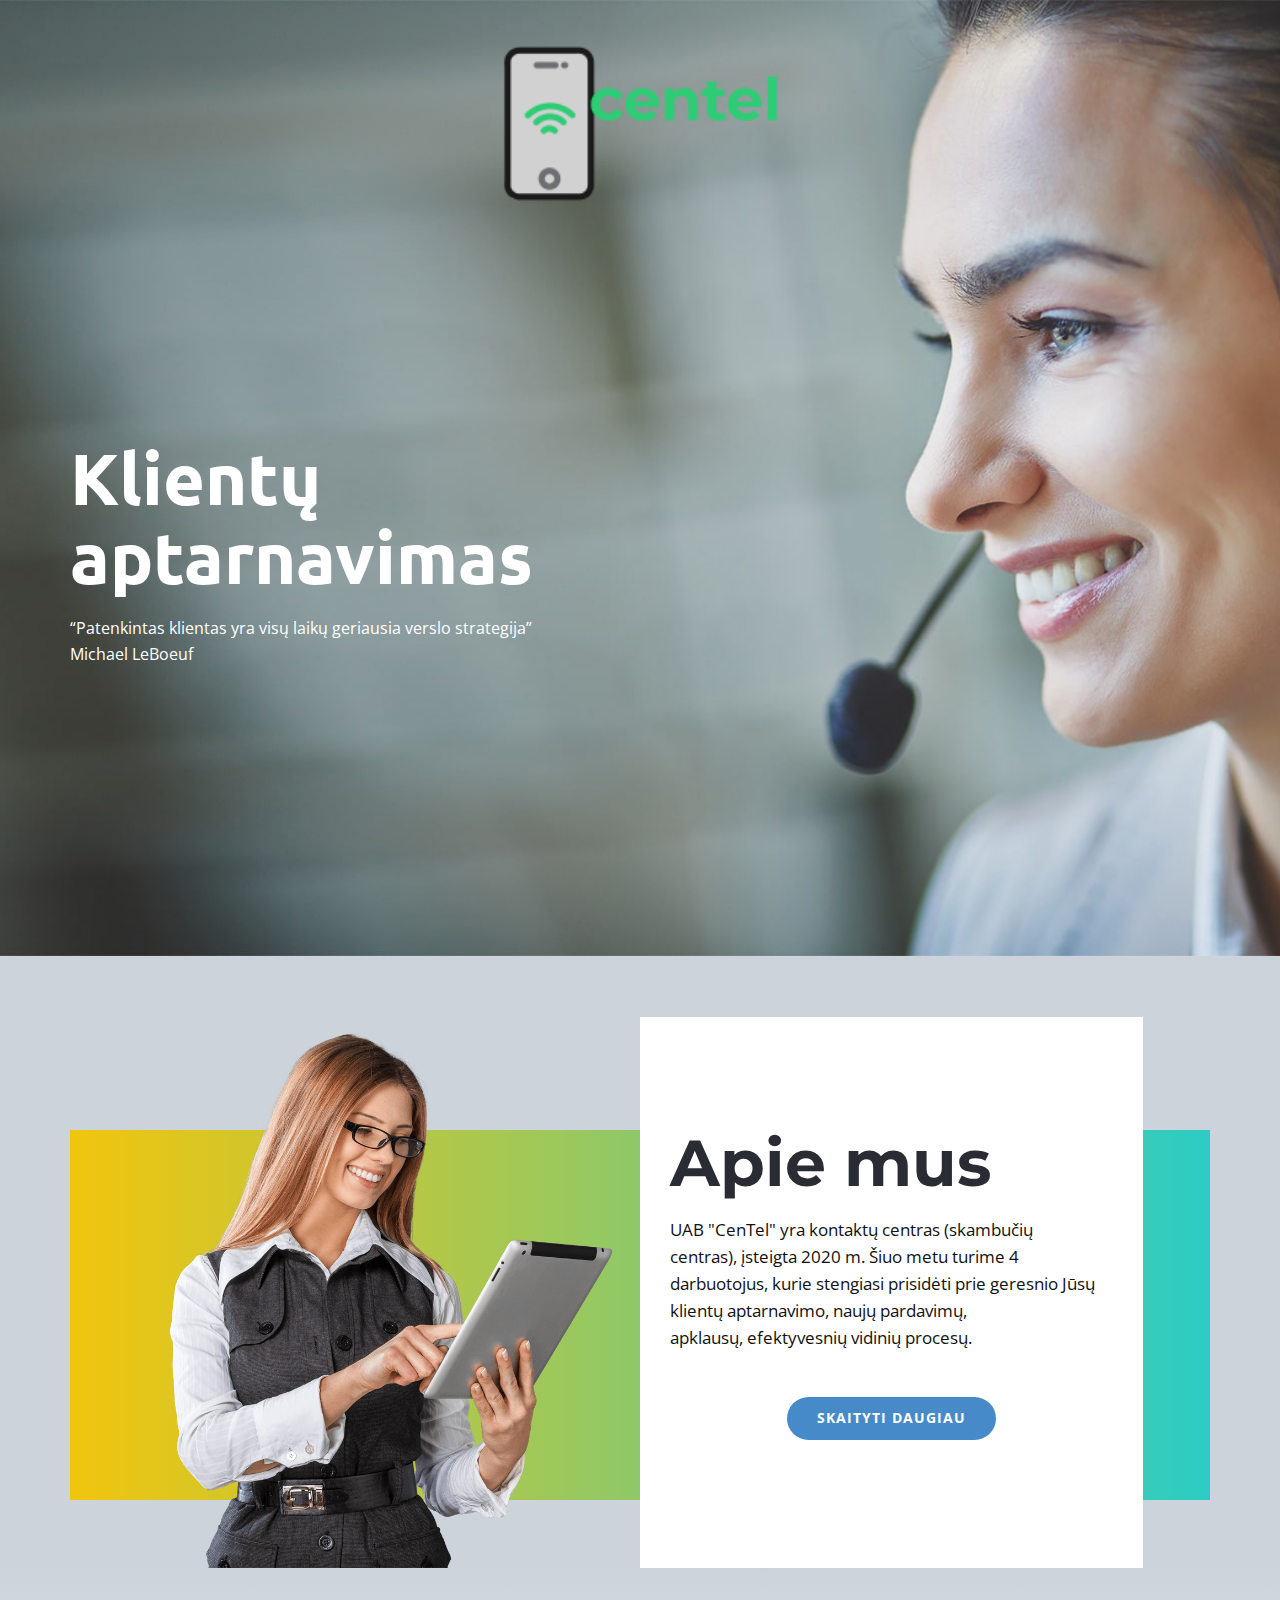
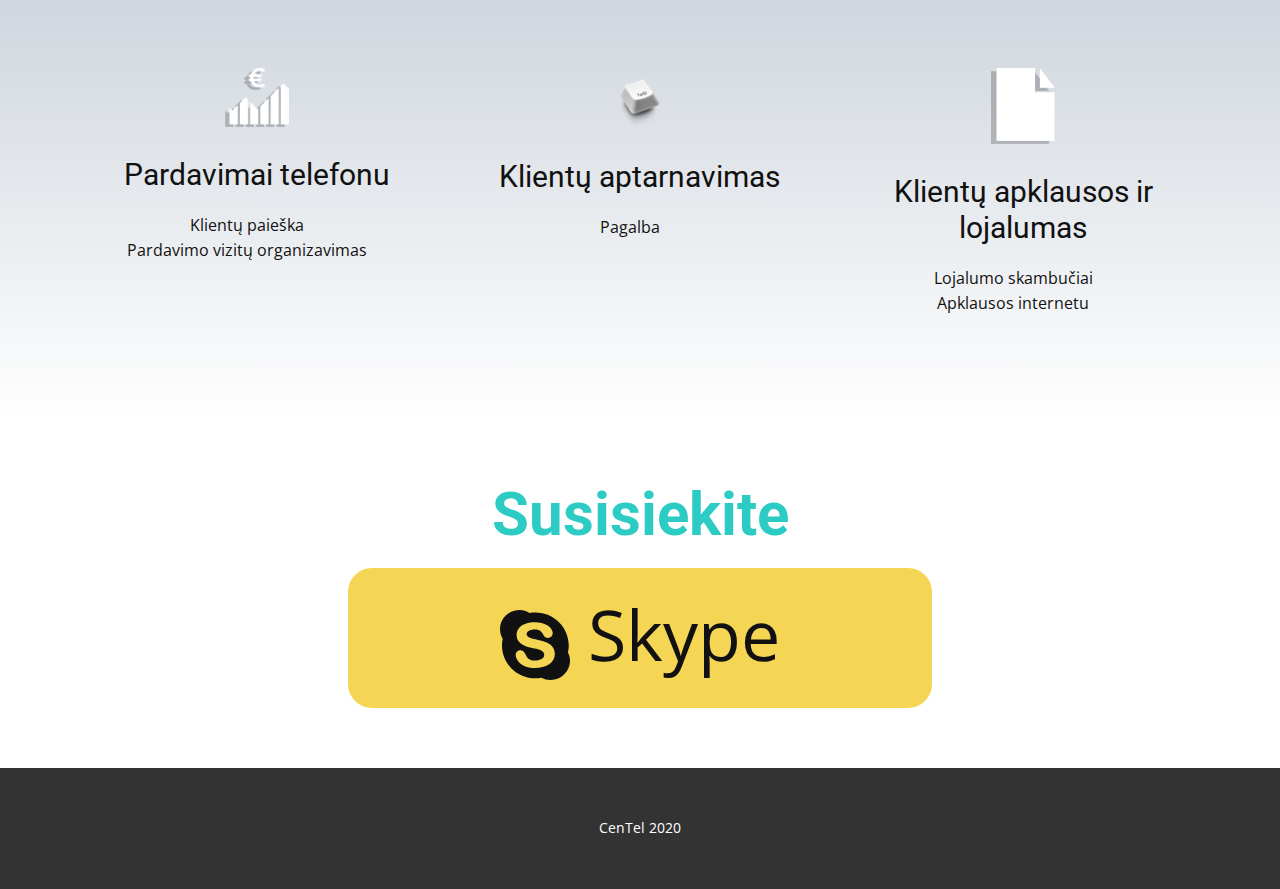
<file: web/index.html>
<!DOCTYPE html>
<html style="font-size: 16px;">
  <head>
    <meta name="viewport" content="width=device-width, initial-scale=1.0">
    <meta charset="utf-8">
    <meta name="keywords" content="Browse Free Online Courses">
    <meta name="description" content="">
    <meta name="page_type" content="np-template-header-footer-from-plugin">
    <title>CenTel</title>
    <link rel="stylesheet" href="nicepage.css" media="screen">
<link rel="stylesheet" href="Page-1.css" media="screen">
    <script class="u-script" type="text/javascript" src="jquery.js" defer=""></script>
    <script class="u-script" type="text/javascript" src="nicepage.js" defer=""></script>
    <meta name="generator" content="Nicepage 3.3.3, nicepage.com">
    <link id="u-theme-google-font" rel="stylesheet" href="https://fonts.googleapis.com/css?family=Roboto:100,100i,300,300i,400,400i,500,500i,700,700i,900,900i|Open+Sans:300,300i,400,400i,600,600i,700,700i,800,800i">
    <link id="u-page-google-font" rel="stylesheet" href="https://fonts.googleapis.com/css?family=Ubuntu:300,300i,400,400i,500,500i,700,700i|Montserrat:100,100i,200,200i,300,300i,400,400i,500,500i,600,600i,700,700i,800,800i,900,900i">
    
    
    
    
    
    <script type="application/ld+json">{
		"@context": "http://schema.org",
		"@type": "Organization",
		"name": "",
		"url": "index.html"
}</script>
    <meta property="og:title" content="Page 1">
    <meta property="og:type" content="website">
    <meta name="theme-color" content="#478ac9">
    <link rel="canonical" href="index.html">
    <meta property="og:url" content="index.html">
  </head>
  <body data-home-page="Page-1.html" data-home-page-title="Page 1" class="u-body">
    <section class="u-align-left u-clearfix u-image u-section-1" id="carousel_a5c1">
      <div class="u-clearfix u-sheet u-sheet-1">
        <img src="images/5cde63bc-95f9-4524-993e-e0c7d856abf8_200x200.png" alt="" class="u-image u-image-round u-preserve-proportions u-radius-10 u-image-1" data-image-width="200" data-image-height="200">
        <h1 class="u-custom-font u-font-ubuntu u-text u-text-body-alt-color u-text-1">Klientų aptarnavimas</h1>
        <p class="u-text u-text-body-alt-color u-text-2">“Patenkintas klientas yra visų laikų geriausia verslo strategija”<br>Michael LeBoeuf<br>
        </p>
      </div>
    </section>
    <section class="u-align-center u-clearfix u-palette-5-light-1 u-section-2" id="carousel_5322">
      <div class="u-clearfix u-sheet u-valign-bottom-lg u-valign-bottom-xl u-sheet-1">
        <div class="u-container-style u-expanded-width u-gradient u-group u-group-1">
          <div class="u-container-layout u-valign-middle u-container-layout-1"></div>
        </div>
        <div class="u-clearfix u-layout-wrap u-layout-wrap-1">
          <div class="u-gutter-0 u-layout">
            <div class="u-layout-row">
              <div class="u-align-center-xs u-container-style u-layout-cell u-left-cell u-size-30-xl u-size-32-lg u-size-32-md u-size-32-sm u-size-32-xs u-layout-cell-1">
                <div class="u-container-layout u-valign-bottom-lg u-valign-bottom-md u-valign-bottom-xl u-valign-top-sm u-container-layout-2">
                  <img class="u-expand-resize u-expanded-width-lg u-expanded-width-md u-expanded-width-sm u-expanded-width-xl u-image u-image-1" src="images/billionphotos-1896073-min.png">
                </div>
              </div>
              <div class="u-align-left u-container-style u-layout-cell u-right-cell u-size-28-lg u-size-28-md u-size-28-sm u-size-28-xs u-size-30-xl u-white u-layout-cell-2">
                <div class="u-container-layout u-container-layout-3">
                  <h1 class="u-custom-font u-font-montserrat u-text u-text-palette-5-dark-3 u-text-1">
                    <span style="font-weight: 700;">Apie mus</span>
                    <br>
                  </h1>
                  <p class="u-text u-text-2">UAB "CenTel" yra kontaktų centras (skambučių centras),&nbsp;įsteigta 2020 m. Šiuo metu turime 4 darbuotojus, kurie stengiasi prisidėti prie geresnio Jūsų klientų aptarnavimo, naujų&nbsp;pardavimų, apklausų,&nbsp;efektyvesnių vidinių procesų.</p>
                  <a href="Page-2.html" data-page-id="896501637" class="u-btn u-btn-round u-button-style u-hover-palette-1-light-1 u-palette-1-base u-radius-50 u-btn-1">Skaityti daugiau</a>
                </div>
              </div>
            </div>
          </div>
        </div>
      </div>
    </section>
    <section class="u-align-center u-clearfix u-gradient u-section-3" id="sec-4a4b">
      <div class="u-clearfix u-sheet u-valign-middle u-sheet-1">
        <div class="u-expanded-width u-list u-repeater u-list-1">
          <div class="u-align-center u-container-style u-list-item u-repeater-item">
            <div class="u-container-layout u-similar-container u-valign-top u-container-layout-1"><span class="u-file-icon u-icon u-icon-circle u-icon-1"><img src="images/animation_02_01_150.png" alt=""></span>
              <h3 class="u-text u-text-1">Pardavimai telefonu</h3>
              <p class="u-text u-text-2">Klientų paieška<br>Pardavimo vizitų organizavimas
              </p>
            </div>
          </div>
          <div class="u-align-center u-container-style u-list-item u-repeater-item">
            <div class="u-container-layout u-similar-container u-valign-top u-container-layout-2"><span class="u-file-icon u-icon u-icon-circle u-icon-2"><img src="images/34839875-0.png" alt=""></span>
              <h3 class="u-text u-text-3">Klientų aptarnavimas</h3>
              <p class="u-text u-text-4">Pagalba</p>
            </div>
          </div>
          <div class="u-align-center u-container-style u-list-item u-repeater-item">
            <div class="u-container-layout u-similar-container u-valign-top u-container-layout-3"><span class="u-file-icon u-icon u-icon-circle u-icon-3"><img src="images/animation_03_01_150.png" alt=""></span>
              <h3 class="u-text u-text-5">Klientų apklausos ir lojalumas</h3>
              <p class="u-text u-text-6">Lojalumo skambučiai<br>Apklausos internetu
              </p>
            </div>
          </div>
        </div>
      </div>
    </section>
    <section class="u-align-center u-clearfix u-section-4" id="sec-6879">
      <div class="u-align-center u-clearfix u-sheet u-sheet-1">
        <h2 class="u-text u-text-palette-4-dark-1 u-text-1">Susisiekite</h2>
        <a href="skype:Echo123" class="u-btn u-btn-round u-button-style u-palette-3-light-1 u-radius-24 u-btn-1" data-animation-name="bounceIn" data-animation-duration="1000" data-animation-delay="0" data-animation-direction=""><span class="u-icon"><svg xmlns="http://www.w3.org/2000/svg" xmlns:xlink="http://www.w3.org/1999/xlink" version="1.1" xml:space="preserve" class="u-svg-content" viewBox="0 0 24 24" style="color: currentcolor; width: 1em; height: 1em;"><path d="m23.309 14.547c1.738-7.81-5.104-14.905-13.139-13.543-4.362-2.707-10.17.352-10.17 5.542 0 1.207.333 2.337.912 3.311-1.615 7.828 5.283 14.821 13.311 13.366.936.495 2.004.777 3.139.777 4.949 0 8.118-5.133 5.947-9.453zm-11.213 5.332c-2.342 0-4.63-.565-5.984-2.499-2.018-2.854.643-4.282 1.949-3.194 1.09.919.748 3.142 3.949 3.142 1.411 0 3.153-.602 3.153-2.001 0-2.815-6.245-1.483-8.728-4.552-.912-1.124-1.084-3.107.036-4.545 1.952-2.512 7.68-2.665 10.143-.768 2.274 1.76 1.66 4.096-.175 4.096-2.207 0-1.047-2.888-4.61-2.888-2.583 0-3.599 1.837-1.78 2.731 2.421 1.202 8.75.827 8.75 5.603-.008 3.357-3.247 4.875-6.703 4.875z" fill="currentColor"></path></svg><img></span>&nbsp;Skype
        </a>
      </div>
    </section>
    
    
    <footer class="u-align-center u-clearfix u-footer u-grey-80 u-footer" id="sec-628c"><div class="u-clearfix u-sheet u-sheet-1">
        <p class="u-small-text u-text u-text-variant u-text-1">CenTel 2020</p>
      </div></footer>
  </body>
</html>
</file>
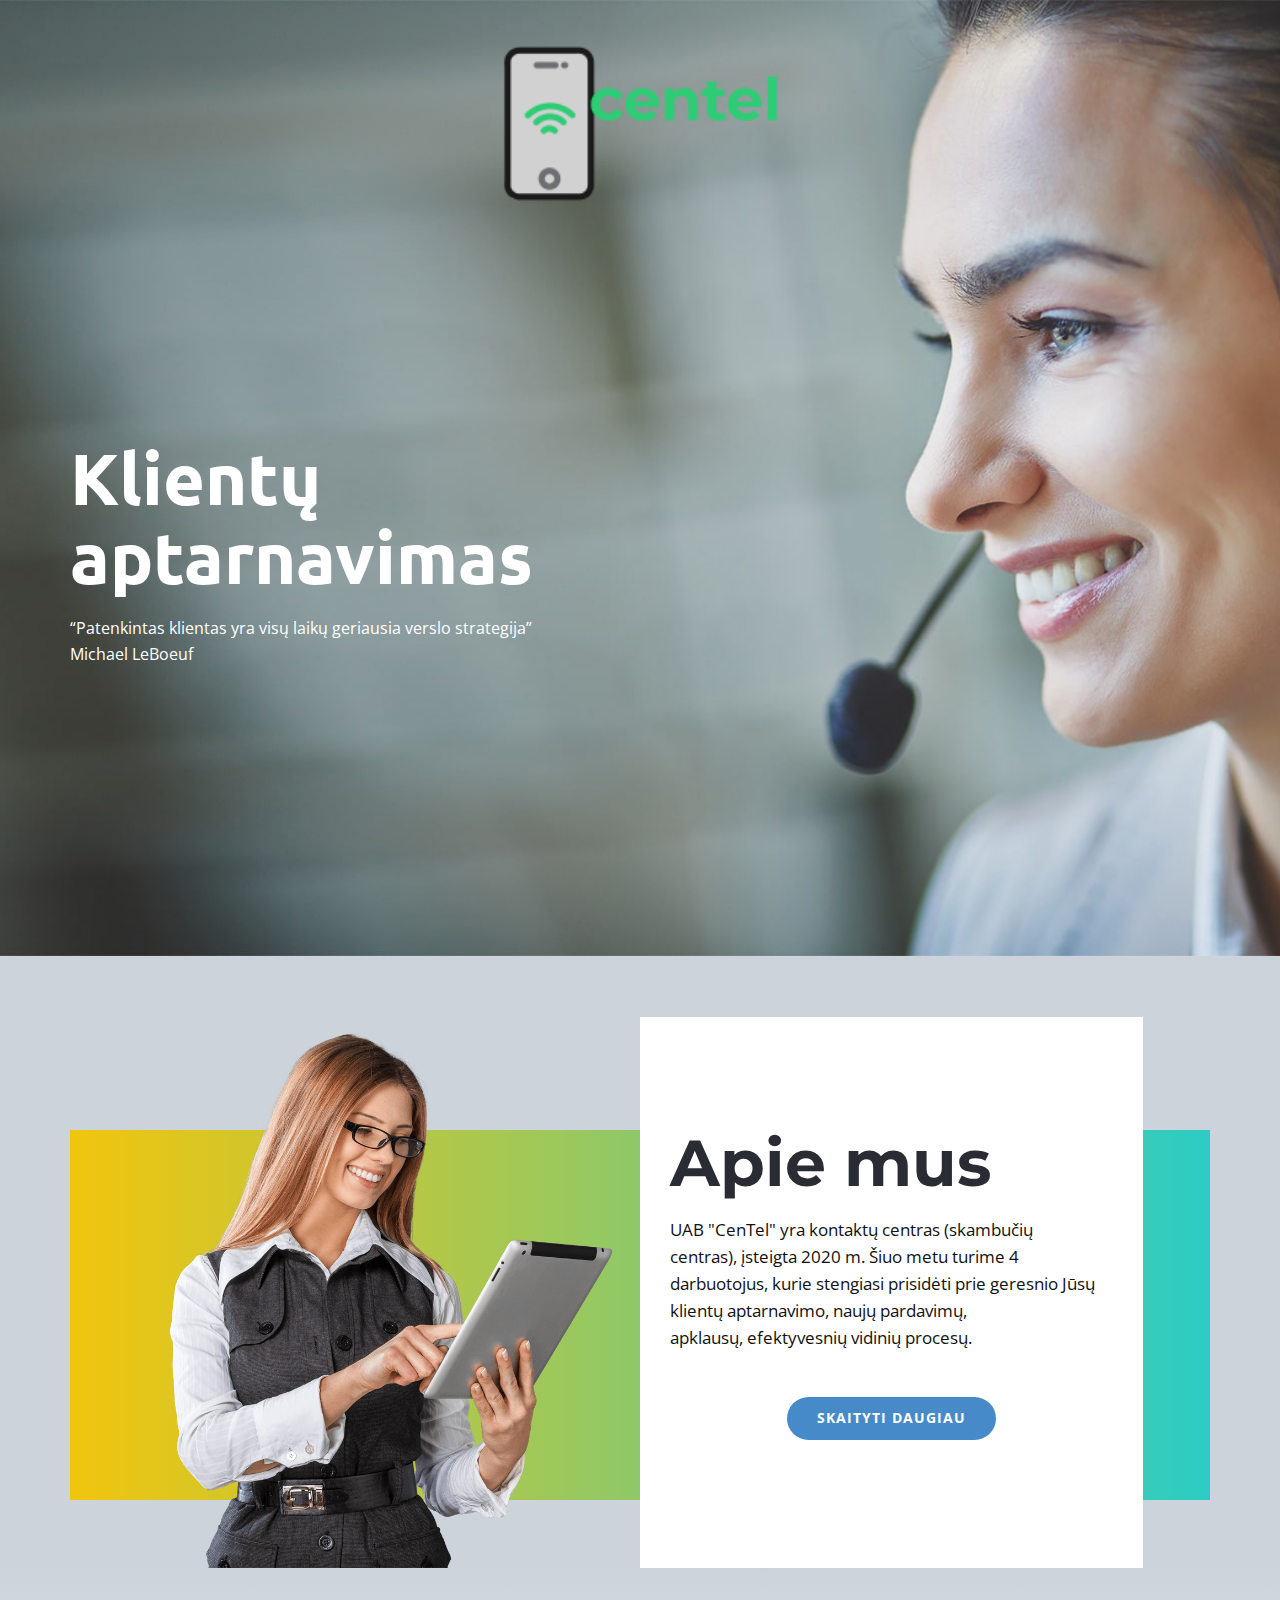
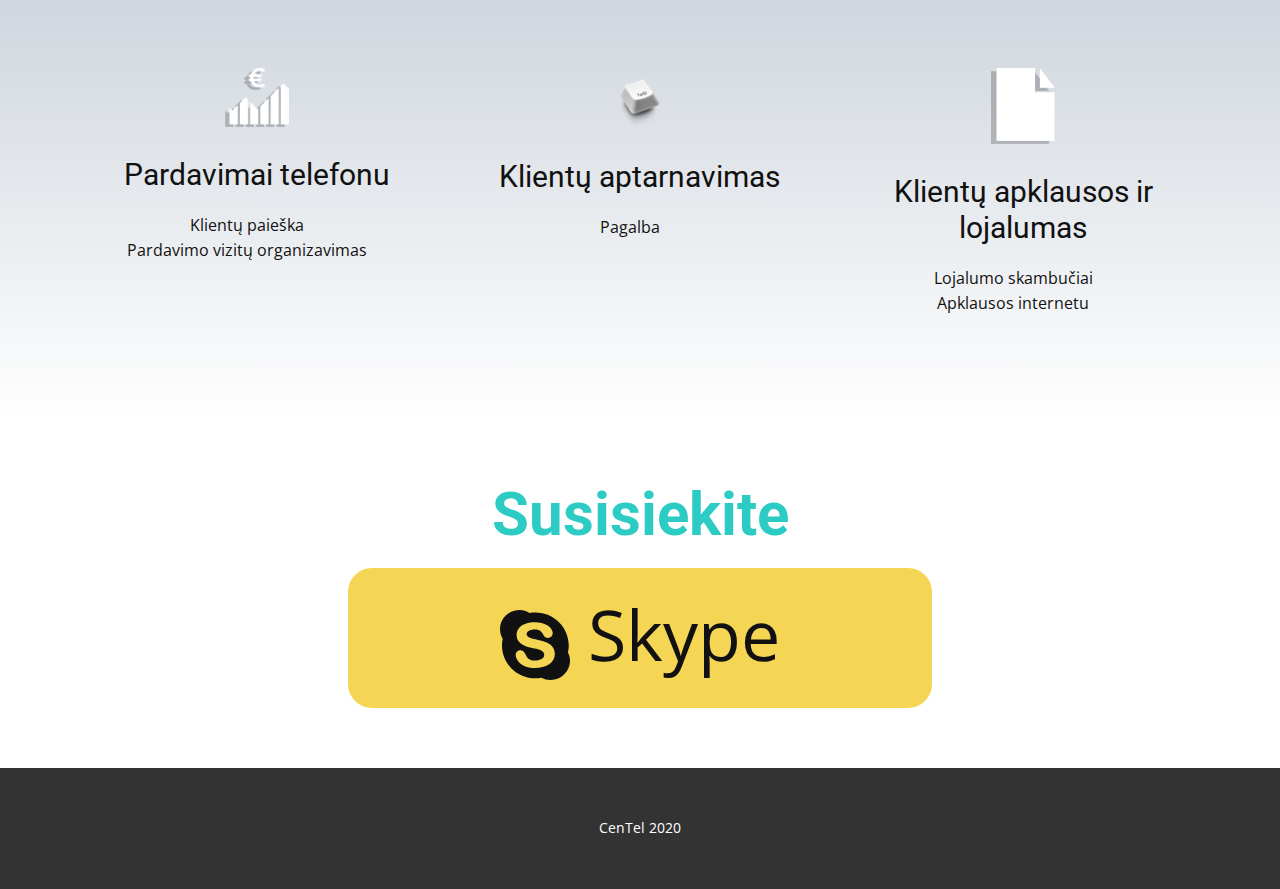
<file: web/Page-1.html>
<!DOCTYPE html>
<html style="font-size: 16px;">
  <head>
    <meta name="viewport" content="width=device-width, initial-scale=1.0">
    <meta charset="utf-8">
    <meta name="keywords" content="Browse Free Online Courses">
    <meta name="description" content="">
    <meta name="page_type" content="np-template-header-footer-from-plugin">
    <title>centel</title>
    <link rel="stylesheet" href="nicepage.css" media="screen">
<link rel="stylesheet" href="Page-1.css" media="screen">
    <script class="u-script" type="text/javascript" src="jquery.js" defer=""></script>
    <script class="u-script" type="text/javascript" src="nicepage.js" defer=""></script>
    <meta name="generator" content="">
    <link id="u-theme-google-font" rel="stylesheet" href="https://fonts.googleapis.com/css?family=Roboto:100,100i,300,300i,400,400i,500,500i,700,700i,900,900i|Open+Sans:300,300i,400,400i,600,600i,700,700i,800,800i">
    <link id="u-page-google-font" rel="stylesheet" href="https://fonts.googleapis.com/css?family=Ubuntu:300,300i,400,400i,500,500i,700,700i|Montserrat:100,100i,200,200i,300,300i,400,400i,500,500i,600,600i,700,700i,800,800i,900,900i">
    
    
    
    
    
    <script type="application/ld+json">{
		"@context": "http://schema.org",
		"@type": "Organization",
		"name": "",
		"url": "index.html"
}</script>
    <meta property="og:title" content="Page 1">
    <meta property="og:type" content="website">
    <meta name="theme-color" content="#478ac9">
    <link rel="canonical" href="index.html">
    <meta property="og:url" content="index.html">
  </head>
  <body class="u-body">
    <section class="u-align-left u-clearfix u-image u-section-1" id="carousel_a5c1">
      <div class="u-clearfix u-sheet u-sheet-1">
        <img src="images/5cde63bc-95f9-4524-993e-e0c7d856abf8_200x200.png" alt="" class="u-image u-image-round u-preserve-proportions u-radius-10 u-image-1" data-image-width="200" data-image-height="200">
        <h1 class="u-custom-font u-font-ubuntu u-text u-text-body-alt-color u-text-1">Klientų aptarnavimas</h1>
        <p class="u-text u-text-body-alt-color u-text-2">“Patenkintas klientas yra visų laikų geriausia verslo strategija”<br>Michael LeBoeuf<br>
        </p>
      </div>
    </section>
    <section class="u-align-center u-clearfix u-palette-5-light-1 u-section-2" id="carousel_5322">
      <div class="u-clearfix u-sheet u-valign-bottom-lg u-valign-bottom-xl u-sheet-1">
        <div class="u-container-style u-expanded-width u-gradient u-group u-group-1">
          <div class="u-container-layout u-valign-middle u-container-layout-1"></div>
        </div>
        <div class="u-clearfix u-layout-wrap u-layout-wrap-1">
          <div class="u-gutter-0 u-layout">
            <div class="u-layout-row">
              <div class="u-align-center-xs u-container-style u-layout-cell u-left-cell u-size-30-xl u-size-32-lg u-size-32-md u-size-32-sm u-size-32-xs u-layout-cell-1">
                <div class="u-container-layout u-valign-bottom-lg u-valign-bottom-md u-valign-bottom-xl u-valign-top-sm u-container-layout-2">
                  <img class="u-expand-resize u-expanded-width-lg u-expanded-width-md u-expanded-width-sm u-expanded-width-xl u-image u-image-1" src="images/billionphotos-1896073-min.png">
                </div>
              </div>
              <div class="u-align-left u-container-style u-layout-cell u-right-cell u-size-28-lg u-size-28-md u-size-28-sm u-size-28-xs u-size-30-xl u-white u-layout-cell-2">
                <div class="u-container-layout u-container-layout-3">
                  <h1 class="u-custom-font u-font-montserrat u-text u-text-palette-5-dark-3 u-text-1">
                    <span style="font-weight: 700;">Apie mus</span>
                    <br>
                  </h1>
                  <p class="u-text u-text-2">UAB "CenTel" yra kontaktų centras (skambučių centras),&nbsp;įsteigta 2020 m. Šiuo metu turime 4 darbuotojus, kurie stengiasi prisidėti prie geresnio Jūsų klientų aptarnavimo, naujų&nbsp;pardavimų, apklausų,&nbsp;efektyvesnių vidinių procesų.</p>
                  <a href="Page-2.html" data-page-id="896501637" class="u-btn u-btn-round u-button-style u-hover-palette-1-light-1 u-palette-1-base u-radius-50 u-btn-1">Skaityti daugiau</a>
                </div>
              </div>
            </div>
          </div>
        </div>
      </div>
    </section>
    <section class="u-align-center u-clearfix u-gradient u-section-3" id="sec-4a4b">
      <div class="u-clearfix u-sheet u-valign-middle u-sheet-1">
        <div class="u-expanded-width u-list u-repeater u-list-1">
          <div class="u-align-center u-container-style u-list-item u-repeater-item">
            <div class="u-container-layout u-similar-container u-valign-top u-container-layout-1"><span class="u-file-icon u-icon u-icon-circle u-icon-1"><img src="images/animation_02_01_150.png" alt=""></span>
              <h3 class="u-text u-text-1">Pardavimai telefonu</h3>
              <p class="u-text u-text-2">Klientų paieška<br>Pardavimo vizitų organizavimas
              </p>
            </div>
          </div>
          <div class="u-align-center u-container-style u-list-item u-repeater-item">
            <div class="u-container-layout u-similar-container u-valign-top u-container-layout-2"><span class="u-file-icon u-icon u-icon-circle u-icon-2"><img src="images/34839875-0.png" alt=""></span>
              <h3 class="u-text u-text-3">Klientų aptarnavimas</h3>
              <p class="u-text u-text-4">Pagalba</p>
            </div>
          </div>
          <div class="u-align-center u-container-style u-list-item u-repeater-item">
            <div class="u-container-layout u-similar-container u-valign-top u-container-layout-3"><span class="u-file-icon u-icon u-icon-circle u-icon-3"><img src="images/animation_03_01_150.png" alt=""></span>
              <h3 class="u-text u-text-5">Klientų apklausos ir lojalumas</h3>
              <p class="u-text u-text-6">Lojalumo skambučiai<br>Apklausos internetu
              </p>
            </div>
          </div>
        </div>
      </div>
    </section>
    <section class="u-align-center u-clearfix u-section-4" id="sec-6879">
      <div class="u-align-center u-clearfix u-sheet u-sheet-1">
        <h2 class="u-text u-text-palette-4-dark-1 u-text-1">Susisiekite</h2>
        <a href="skype:Echo123" class="u-btn u-btn-round u-button-style u-palette-3-light-1 u-radius-24 u-btn-1" data-animation-name="bounceIn" data-animation-duration="1000" data-animation-delay="0" data-animation-direction=""><span class="u-icon"><svg xmlns="http://www.w3.org/2000/svg" xmlns:xlink="http://www.w3.org/1999/xlink" version="1.1" xml:space="preserve" class="u-svg-content" viewBox="0 0 24 24" style="color: currentcolor; width: 1em; height: 1em;"><path d="m23.309 14.547c1.738-7.81-5.104-14.905-13.139-13.543-4.362-2.707-10.17.352-10.17 5.542 0 1.207.333 2.337.912 3.311-1.615 7.828 5.283 14.821 13.311 13.366.936.495 2.004.777 3.139.777 4.949 0 8.118-5.133 5.947-9.453zm-11.213 5.332c-2.342 0-4.63-.565-5.984-2.499-2.018-2.854.643-4.282 1.949-3.194 1.09.919.748 3.142 3.949 3.142 1.411 0 3.153-.602 3.153-2.001 0-2.815-6.245-1.483-8.728-4.552-.912-1.124-1.084-3.107.036-4.545 1.952-2.512 7.68-2.665 10.143-.768 2.274 1.76 1.66 4.096-.175 4.096-2.207 0-1.047-2.888-4.61-2.888-2.583 0-3.599 1.837-1.78 2.731 2.421 1.202 8.75.827 8.75 5.603-.008 3.357-3.247 4.875-6.703 4.875z" fill="currentColor"></path></svg><img></span>&nbsp;Skype
        </a>
      </div>
    </section>
    
    
    <footer class="u-align-center u-clearfix u-footer u-grey-80 u-footer" id="sec-628c"><div class="u-clearfix u-sheet u-sheet-1">
        <p class="u-small-text u-text u-text-variant u-text-1">CenTel 2020</p>
      </div></footer>
  </body>
</html>
</file>
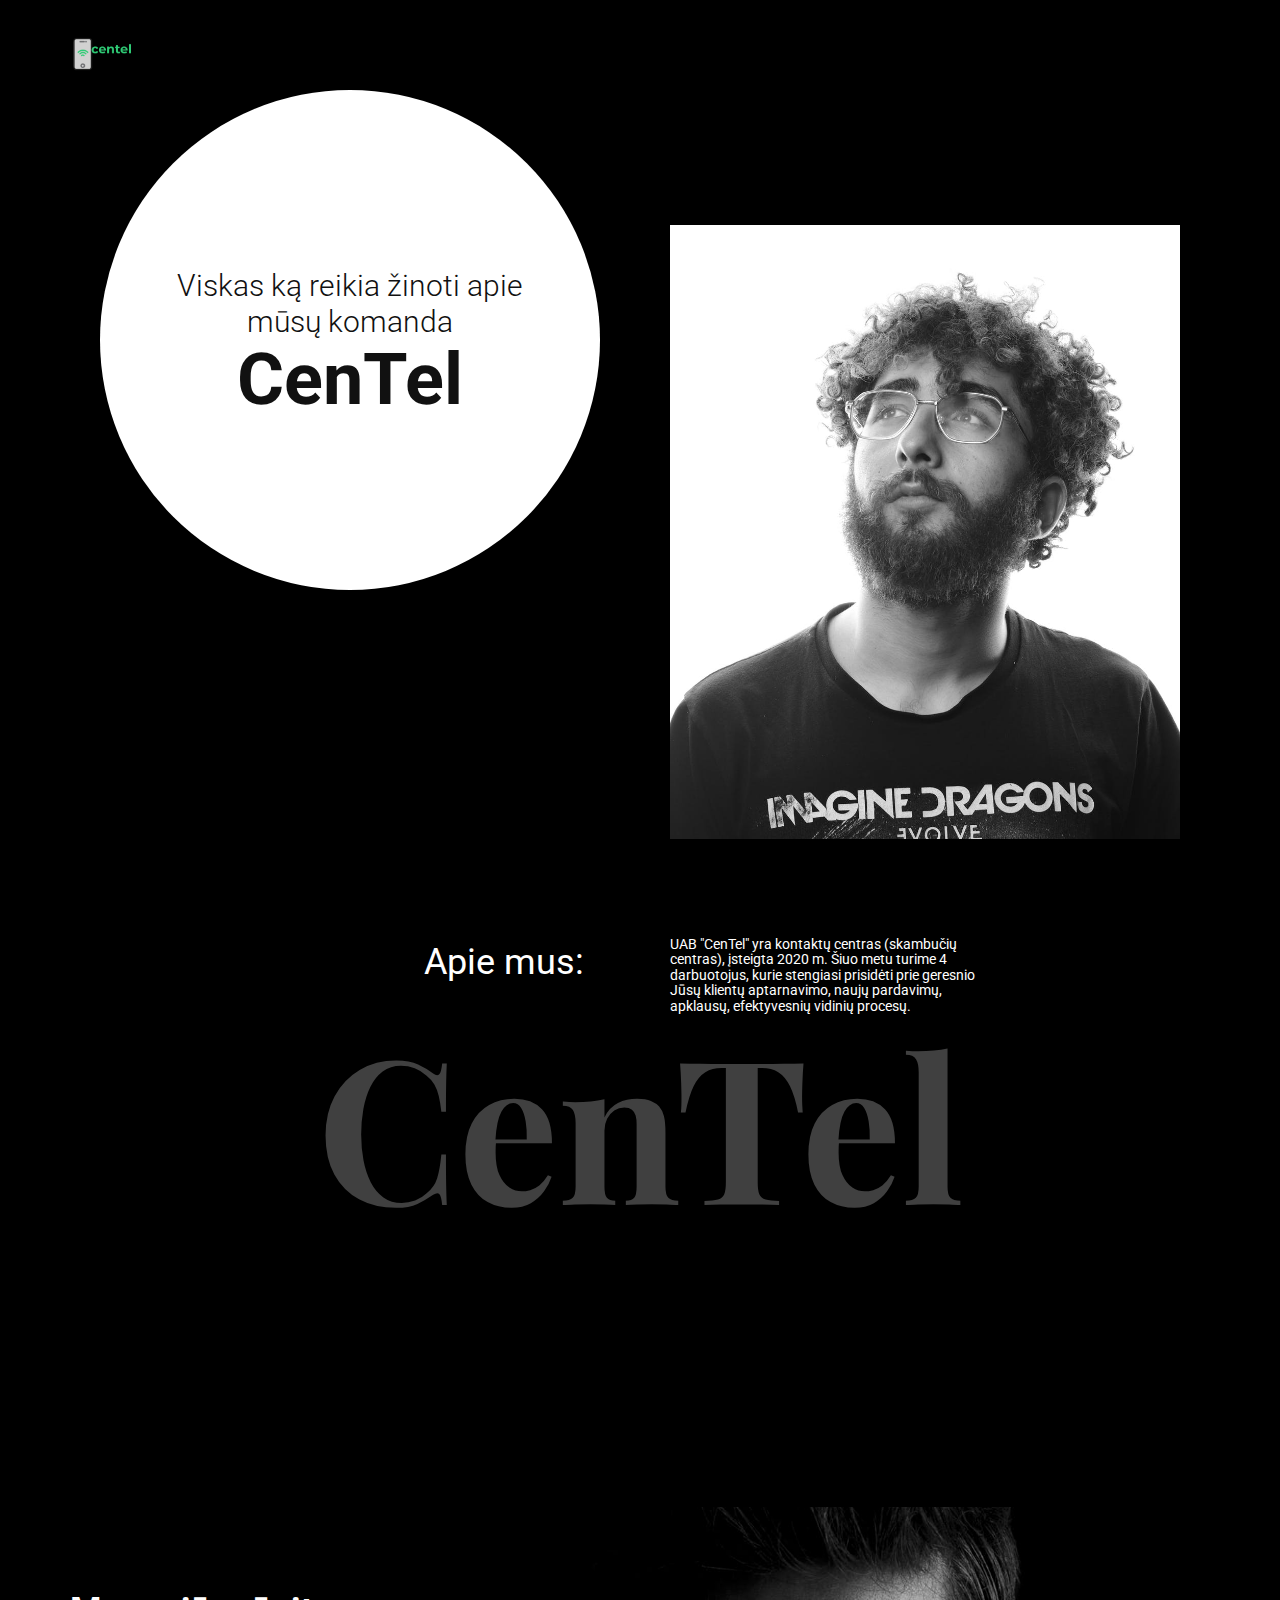
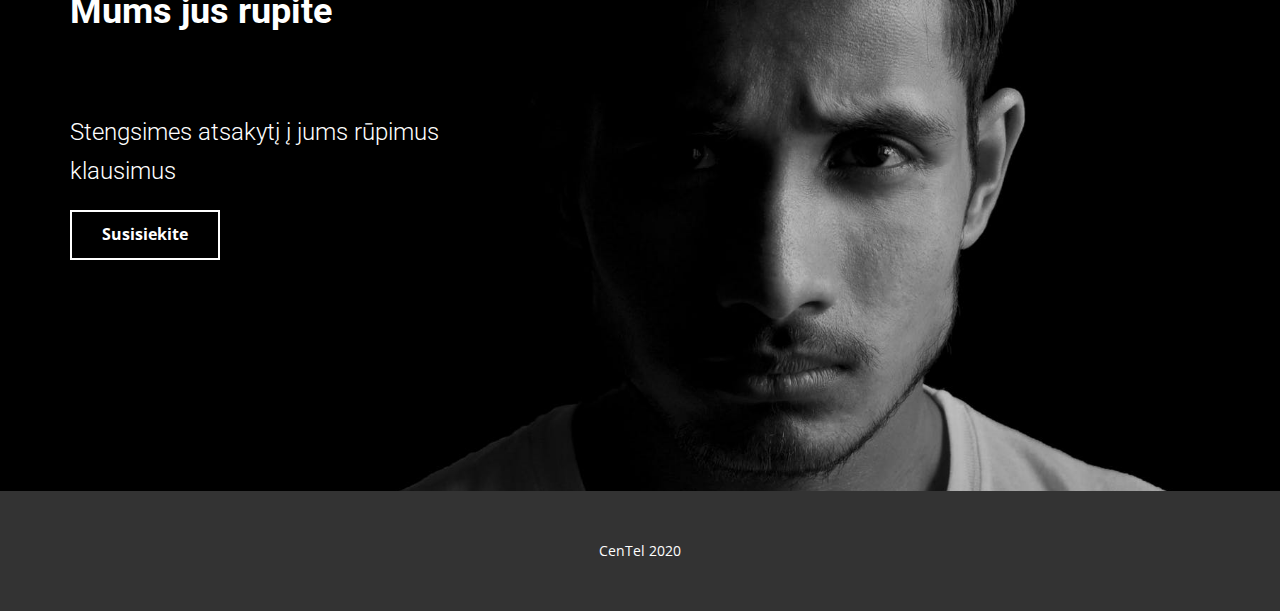
<file: web/Page-2.html>
<!DOCTYPE html>
<html style="font-size: 16px;">
  <head>
    <meta name="viewport" content="width=device-width, initial-scale=1.0">
    <meta charset="utf-8">
    <meta name="keywords" content="Our Team, design, Premium DesignAmazing PhotoCreative IdeasUnique Strategy, goals, team​, Mark Hudson resume, Business coaches are typically experienced entrepreneurs and business owners themselves who decide to use their talents for building and growing a business to help other business owners reach their goals., Contact Us">
    <meta name="description" content="">
    <meta name="page_type" content="np-template-header-footer-from-plugin">
    <title>apie mus</title>
    <link rel="stylesheet" href="nicepage.css" media="screen">
<link rel="stylesheet" href="Page-2.css" media="screen">
    <script class="u-script" type="text/javascript" src="jquery.js" defer=""></script>
    <script class="u-script" type="text/javascript" src="nicepage.js" defer=""></script>
    <meta name="generator" content="">
    <link id="u-theme-google-font" rel="stylesheet" href="https://fonts.googleapis.com/css?family=Roboto:100,100i,300,300i,400,400i,500,500i,700,700i,900,900i|Open+Sans:300,300i,400,400i,600,600i,700,700i,800,800i">
    <link id="u-page-google-font" rel="stylesheet" href="https://fonts.googleapis.com/css?family=Playfair+Display:400,400i,700,700i,900,900i">
    
    
    
    
    <script type="application/ld+json">{
		"@context": "http://schema.org",
		"@type": "Organization",
		"name": "",
		"url": "index.html",
		"logo": "images/5cde63bc-95f9-4524-993e-e0c7d856abf8_200x200.png"
}</script>
    <meta property="og:title" content="Page 2">
    <meta property="og:type" content="website">
    <meta name="theme-color" content="#478ac9">
    <link rel="canonical" href="index.html">
    <meta property="og:url" content="index.html">
  </head>
  <body class="u-body u-overlap u-overlap-contrast"><header class="u-clearfix u-header u-header" id="sec-6785"><div class="u-clearfix u-sheet u-sheet-1">
        <a href="index.html" class="u-image u-logo u-image-1" title="home">
          <img src="images/5cde63bc-95f9-4524-993e-e0c7d856abf8_200x200.png" class="u-logo-image u-logo-image-1" data-image-width="64">
        </a>
      </div></header>
    <section class="u-black u-clearfix u-section-1" id="carousel_5995">
      <div class="u-clearfix u-sheet u-sheet-1">
        <div class="u-clearfix u-expanded-width u-layout-wrap u-layout-wrap-1">
          <div class="u-layout">
            <div class="u-layout-row">
              <div class="u-align-center-sm u-align-center-xs u-container-style u-layout-cell u-right-cell u-size-30 u-layout-cell-1">
                <div class="u-container-layout u-valign-top-xl u-container-layout-1">
                  <div class="u-align-center u-container-style u-expanded-width-lg u-expanded-width-md u-group u-shape-circle u-white u-group-1">
                    <div class="u-container-layout u-container-layout-2">
                      <h3 class="u-text u-text-1">Viskas ką reikia žinoti apie mūsų komanda</h3>
                      <h2 class="u-text u-text-default u-text-2">CenTel</h2>
                    </div>
                  </div>
                </div>
              </div>
              <div class="u-container-style u-layout-cell u-left-cell u-size-30 u-layout-cell-2">
                <div class="u-container-layout u-valign-top-sm u-valign-top-xs u-container-layout-3">
                  <img class="u-expand-resize u-expanded-width u-image u-image-1" src="images/pexels-photo-5412413.jpeg">
                </div>
              </div>
            </div>
          </div>
        </div>
      </div>
    </section>
    <section class="u-black u-clearfix u-section-2" id="carousel_e602">
      <div class="u-clearfix u-sheet u-sheet-1">
        <h1 class="u-align-center u-custom-font u-font-playfair-display u-text u-text-grey-75 u-text-1">CenTel</h1>
        <div class="u-clearfix u-expanded-width-lg u-expanded-width-md u-expanded-width-sm u-expanded-width-xs u-layout-wrap u-layout-wrap-1">
          <div class="u-layout">
            <div class="u-layout-row">
              <div class="u-container-style u-layout-cell u-size-30 u-layout-cell-1">
                <div class="u-container-layout u-valign-top-md u-valign-top-sm u-valign-top-xs u-container-layout-1">
                  <h2 class="u-text u-text-2">Apie mus:</h2>
                </div>
              </div>
              <div class="u-container-style u-layout-cell u-size-30 u-layout-cell-2">
                <div class="u-container-layout u-valign-middle-sm u-valign-middle-xs u-container-layout-2">
                  <h1 class="u-heading-font u-text u-text-default u-title u-text-3">UAB "CenTel" yra kontaktų centras (skambučių centras),&nbsp;įsteigta 2020 m. Šiuo metu turime 4 darbuotojus, kurie stengiasi prisidėti prie geresnio Jūsų klientų aptarnavimo, naujų&nbsp;pardavimų, apklausų,&nbsp;efektyvesnių vidinių procesų.</h1>
                </div>
              </div>
            </div>
          </div>
        </div>
      </div>
    </section>
    <section class="u-align-left u-clearfix u-image u-section-3" id="carousel_deab" data-image-width="2258" data-image-height="1500">
      <div class="u-clearfix u-sheet u-sheet-1">
        <h4 class="u-text u-text-body-alt-color u-text-1">Mums jūs rūpite</h4>
        <h2 class="u-text u-text-body-alt-color u-text-2">Stengsimes atsakytį į jums rūpimus klausimus</h2>
        <a href="skype:Echo123" class="u-border-2 u-border-white u-btn u-btn-rectangle u-button-style u-none u-btn-1">Susisiekite</a>
      </div>
    </section>
    
    
    <footer class="u-align-center u-clearfix u-footer u-grey-80 u-footer" id="sec-628c"><div class="u-clearfix u-sheet u-sheet-1">
        <p class="u-small-text u-text u-text-variant u-text-1">CenTel 2020</p>
      </div></footer>
  </body>
</html>
</file>
<file: web/Page-1.css>
.u-section-1 {
  background-image: url("images/-min.jpg");
  background-position: 50% 50%;
}

.u-section-1 .u-sheet-1 {
  min-height: 956px;
}

.u-section-1 .u-image-1 {
  width: 303px;
  height: 303px;
  margin: -28px auto 0;
}

.u-section-1 .u-text-1 {
  font-size: 4.5rem;
  font-family: Ubuntu, sans-serif;
  font-weight: 700;
  margin: 163px 514px 0 0;
}

.u-section-1 .u-text-2 {
  margin: 20px 612px 60px 0;
}

@media (max-width: 1199px) {
  .u-section-1 .u-sheet-1 {
    min-height: 788px;
  }

  .u-section-1 .u-text-1 {
    margin-top: 218px;
    margin-right: 314px;
  }

  .u-section-1 .u-text-2 {
    margin-right: 412px;
  }
}

@media (max-width: 991px) {
  .u-section-1 .u-sheet-1 {
    min-height: 604px;
  }

  .u-section-1 .u-image-1 {
    margin-top: -31px;
  }

  .u-section-1 .u-text-1 {
    font-size: 3.75rem;
    width: auto;
    margin-top: 269px;
    margin-right: 267px;
  }

  .u-section-1 .u-text-2 {
    margin-right: auto;
    margin-bottom: 0;
  }
}

@media (max-width: 767px) {
  .u-section-1 .u-sheet-1 {
    min-height: 453px;
  }

  .u-section-1 .u-image-1 {
    margin-top: -7px;
  }

  .u-section-1 .u-text-1 {
    margin-top: 245px;
    margin-right: 234px;
    font-size: 3rem;
  }
}

@media (max-width: 575px) {
  .u-section-1 .u-sheet-1 {
    min-height: 285px;
  }

  .u-section-1 .u-image-1 {
    margin-top: 93px;
  }

  .u-section-1 .u-text-1 {
    font-size: 2.125rem;
    margin-top: -142px;
    margin-right: 67px;
  }

  .u-section-1 .u-text-2 {
    width: auto;
    margin-top: 10px;
    margin-bottom: 60px;
  }
}.u-section-2 {
  background-image: none;
}

.u-section-2 .u-sheet-1 {
  min-height: 608px;
}

.u-section-2 .u-group-1 {
  min-height: 370px;
  background-image: linear-gradient(-90deg, #2cccc4, #f1c50e);
  margin: 174px auto 0 0;
}

.u-section-2 .u-container-layout-1 {
  padding: 30px;
}

.u-section-2 .u-layout-wrap-1 {
  width: 1005px;
  margin: -483px auto 0;
}

.u-section-2 .u-layout-cell-1 {
  min-height: 551px;
}

.u-section-2 .u-container-layout-2 {
  padding: 0 20px;
}

.u-section-2 .u-image-1 {
  height: 551px;
  margin: 0 auto 0 -20px;
}

.u-section-2 .u-layout-cell-2 {
  min-height: 551px;
}

.u-section-2 .u-container-layout-3 {
  padding: 30px;
}

.u-section-2 .u-text-1 {
  font-size: 4.0625rem;
  font-weight: 400;
  margin: 80px 0 0;
}

.u-section-2 .u-text-2 {
  font-size: 1.0625rem;
  margin: 17px 0 0;
}

.u-section-2 .u-btn-1 {
  border-style: none;
  font-weight: 700;
  text-transform: uppercase;
  font-size: 0.875rem;
  letter-spacing: 1px;
  margin: 46px auto 0;
}

@media (max-width: 1199px) {
  .u-section-2 .u-sheet-1 {
    min-height: 572px;
  }

  .u-section-2 .u-group-1 {
    min-height: 327px;
    margin-right: initial;
    margin-left: initial;
  }

  .u-section-2 .u-layout-wrap-1 {
    width: 840px;
    margin-top: -440px;
  }

  .u-section-2 .u-layout-cell-1 {
    min-height: 515px;
  }

  .u-section-2 .u-image-1 {
    height: 494px;
    margin-right: initial;
    margin-left: initial;
  }

  .u-section-2 .u-layout-cell-2 {
    min-height: 481px;
  }

  .u-section-2 .u-text-1 {
    font-size: 3rem;
  }
}

@media (max-width: 991px) {
  .u-section-2 .u-sheet-1 {
    min-height: 473px;
  }

  .u-section-2 .u-group-1 {
    min-height: 252px;
    margin-top: 153px;
    margin-right: initial;
    margin-left: initial;
  }

  .u-section-2 .u-layout-wrap-1 {
    width: 638px;
    margin-top: -354px;
  }

  .u-section-2 .u-layout-cell-1 {
    min-height: 421px;
  }

  .u-section-2 .u-image-1 {
    height: 361px;
    margin-right: initial;
    margin-left: initial;
  }

  .u-section-2 .u-layout-cell-2 {
    min-height: 100px;
  }

  .u-section-2 .u-text-1 {
    font-size: 2.25rem;
  }
}

@media (max-width: 767px) {
  .u-section-2 .u-sheet-1 {
    min-height: 1042px;
  }

  .u-section-2 .u-group-1 {
    margin-top: 220px;
    margin-right: initial;
    margin-left: initial;
  }

  .u-section-2 .u-container-layout-1 {
    padding-left: 10px;
    padding-right: 10px;
  }

  .u-section-2 .u-layout-wrap-1 {
    width: 443px;
    margin-top: -403px;
    margin-left: 48px;
  }

  .u-section-2 .u-layout-cell-1 {
    min-height: 592px;
  }

  .u-section-2 .u-container-layout-2 {
    padding-left: 10px;
    padding-right: 10px;
  }

  .u-section-2 .u-image-1 {
    height: 506px;
    margin-right: initial;
    margin-left: initial;
  }

  .u-section-2 .u-text-1 {
    font-size: 2.25;
  }
}

@media (max-width: 575px) {
  .u-section-2 .u-sheet-1 {
    min-height: 726px;
  }

  .u-section-2 .u-group-1 {
    min-height: 188px;
    margin-top: 106px;
    margin-right: initial;
    margin-left: initial;
  }

  .u-section-2 .u-layout-wrap-1 {
    width: 288px;
    margin-top: -258px;
    margin-left: 26px;
  }

  .u-section-2 .u-layout-cell-1 {
    min-height: 373px;
  }

  .u-section-2 .u-image-1 {
    height: 286px;
    width: 249px;
    margin-top: 7px;
    margin-left: auto;
    margin-right: auto;
  }

  .u-section-2 .u-container-layout-3 {
    padding-left: 20px;
    padding-right: 20px;
  }

  .u-section-2 .u-text-1 {
    font-size: 2.25rem;
  }
}.u-section-3 {
  background-image: linear-gradient(#ccd3db, white);
}

.u-section-3 .u-sheet-1 {
  min-height: 454px;
}

.u-section-3 .u-list-1 {
  min-height: 315px;
  grid-template-columns: calc(33.3333% - 6.66667px) calc(33.3333% - 6.66667px) calc(33.3333% - 6.66667px);
  grid-template-rows: auto;
  grid-gap: 10px 10px;
  margin: 60px auto 60px 0;
}

.u-section-3 .u-container-layout-1 {
  padding: 30px;
}

.u-section-3 .u-icon-1 {
  height: 59px;
  width: 64px;
  margin: 0 auto;
}

.u-section-3 .u-text-1 {
  margin: 30px 0 0;
}

.u-section-3 .u-text-2 {
  margin: 20px 20px 0 0;
}

.u-section-3 .u-container-layout-2 {
  padding: 30px;
}

.u-section-3 .u-icon-2 {
  height: 61px;
  width: 64px;
  margin: 0 auto;
}

.u-section-3 .u-text-3 {
  margin: 30px 0 0;
}

.u-section-3 .u-text-4 {
  margin: 20px 20px 0 0;
}

.u-section-3 .u-container-layout-3 {
  padding: 30px;
}

.u-section-3 .u-icon-3 {
  height: 76px;
  width: 64px;
  margin: 0 auto;
}

.u-section-3 .u-text-5 {
  margin: 30px 0 0;
}

.u-section-3 .u-text-6 {
  margin: 20px 20px 0 0;
}

@media (max-width: 1199px) {
  .u-section-3 .u-list-1 {
    min-height: 259px;
    grid-template-columns: repeat(3, calc(33.333333333333336% - 6.66667px));
    height: auto;
    margin-right: initial;
    margin-left: initial;
  }

  .u-section-3 .u-text-2 {
    margin-right: 16px;
  }

  .u-section-3 .u-text-4 {
    margin-right: 16px;
  }

  .u-section-3 .u-text-6 {
    margin-right: 16px;
  }
}

@media (max-width: 991px) {
  .u-section-3 .u-list-1 {
    min-height: 595px;
    grid-template-columns: repeat(2, calc(50% - 5.0000025px));
    margin-right: initial;
    margin-left: initial;
  }

  .u-section-3 .u-text-2 {
    margin-right: 0;
  }

  .u-section-3 .u-text-4 {
    margin-right: 0;
  }

  .u-section-3 .u-text-6 {
    margin-right: 0;
  }
}

@media (max-width: 767px) {
  .u-section-3 .u-list-1 {
    grid-template-columns: repeat(2, calc(50% - 5px));
    margin-right: initial;
    margin-left: initial;
  }

  .u-section-3 .u-container-layout-1 {
    padding-left: 10px;
    padding-right: 10px;
  }

  .u-section-3 .u-container-layout-2 {
    padding-left: 10px;
    padding-right: 10px;
  }

  .u-section-3 .u-container-layout-3 {
    padding-left: 10px;
    padding-right: 10px;
  }
}

@media (max-width: 575px) {
  .u-section-3 .u-list-1 {
    grid-template-columns: 100%;
    margin-right: initial;
    margin-left: initial;
  }
}.u-section-4 .u-sheet-1 {
  min-height: 338px;
}

.u-section-4 .u-text-1 {
  width: 680px;
  font-weight: 700;
  font-size: 3.75rem;
  margin: 60px auto 0;
}

.u-section-4 .u-btn-1 {
  font-size: 4.375rem;
  animation-duration: 1000ms;
  background-image: none;
  border-style: none;
  margin: 20px auto 60px;
  padding: 10px 152px;
}

@media (max-width: 767px) {
  .u-section-4 .u-text-1 {
    width: 540px;
  }
}

@media (max-width: 575px) {
  .u-section-4 .u-text-1 {
    width: 340px;
    font-size: 1.5rem;
  }
}
</file>
<file: web/Page-2.css>
.u-section-1 {
  background-image: none;
}

.u-section-1 .u-sheet-1 {
  min-height: 839px;
}

.u-section-1 .u-layout-wrap-1 {
  margin-top: 60px;
  margin-bottom: 0;
  margin-left: auto;
}

.u-section-1 .u-layout-cell-1 {
  min-height: 779px;
}

.u-section-1 .u-container-layout-1 {
  padding: 30px;
}

.u-section-1 .u-group-1 {
  width: 500px;
  min-height: 500px;
  margin: 0 auto 0 0;
}

.u-section-1 .u-container-layout-2 {
  padding: 30px;
}

.u-section-1 .u-text-1 {
  font-weight: 300;
  font-size: 1.875rem;
  margin: 148px 30px 0;
}

.u-section-1 .u-text-2 {
  font-size: 4.5rem;
  font-weight: 700;
  margin: 0 auto;
}

.u-section-1 .u-layout-cell-2 {
  min-height: 779px;
}

.u-section-1 .u-container-layout-3 {
  padding: 30px;
}

.u-section-1 .u-image-1 {
  height: 614px;
  margin: 135px auto -30px 0;
}

@media (max-width: 1199px) {
  .u-section-1 .u-sheet-1 {
    min-height: 702px;
  }

  .u-section-1 .u-layout-wrap-1 {
    margin-left: initial;
  }

  .u-section-1 .u-layout-cell-1 {
    min-height: 659px;
  }

  .u-section-1 .u-group-1 {
    min-height: 410px;
    margin-right: initial;
    margin-left: initial;
    width: auto;
  }

  .u-section-1 .u-text-1 {
    font-size: 1.25rem;
    margin-top: 0;
    margin-left: 24px;
    margin-right: 24px;
  }

  .u-section-1 .u-layout-cell-2 {
    min-height: 642px;
  }

  .u-section-1 .u-image-1 {
    height: 494px;
    margin-right: initial;
    margin-left: initial;
  }
}

@media (max-width: 991px) {
  .u-section-1 .u-sheet-1 {
    min-height: 160px;
  }

  .u-section-1 .u-layout-cell-1 {
    min-height: 525px;
  }

  .u-section-1 .u-group-1 {
    min-height: 301px;
    width: auto;
    margin-right: initial;
    margin-left: initial;
  }

  .u-section-1 .u-container-layout-2 {
    padding-top: 0;
    padding-bottom: 0;
  }

  .u-section-1 .u-text-1 {
    margin-left: 16px;
    margin-right: 16px;
  }

  .u-section-1 .u-text-2 {
    font-size: 3rem;
  }

  .u-section-1 .u-layout-cell-2 {
    min-height: 492px;
  }

  .u-section-1 .u-image-1 {
    height: 361px;
    margin-right: initial;
    margin-left: initial;
  }
}

@media (max-width: 767px) {
  .u-section-1 .u-sheet-1 {
    min-height: 260px;
  }

  .u-section-1 .u-layout-cell-1 {
    min-height: 100px;
  }

  .u-section-1 .u-container-layout-1 {
    padding-left: 10px;
    padding-right: 10px;
  }

  .u-section-1 .u-group-1 {
    width: 301px;
    margin-left: auto;
    margin-right: auto;
  }

  .u-section-1 .u-container-layout-2 {
    padding-left: 10px;
    padding-right: 10px;
  }

  .u-section-1 .u-text-1 {
    margin-left: 19px;
    margin-right: 19px;
  }

  .u-section-1 .u-layout-cell-2 {
    min-height: 738px;
  }

  .u-section-1 .u-container-layout-3 {
    padding-left: 10px;
    padding-right: 10px;
  }

  .u-section-1 .u-image-1 {
    height: 626px;
    margin-top: 0;
    margin-right: initial;
    margin-left: initial;
  }
}

@media (max-width: 575px) {
  .u-section-1 .u-layout-cell-2 {
    min-height: 465px;
  }

  .u-section-1 .u-image-1 {
    height: 385px;
    margin-right: initial;
    margin-left: initial;
  }
}.u-section-2 {
  background-image: none;
}

.u-section-2 .u-sheet-1 {
  min-height: 668px;
}

.u-section-2 .u-text-1 {
  font-size: 12.5rem;
  font-weight: 700;
  margin: 173px 0 0;
}

.u-section-2 .u-layout-wrap-1 {
  width: 761px;
  margin: -325px auto 60px;
}

.u-section-2 .u-layout-cell-1 {
  min-height: 481px;
}

.u-section-2 .u-container-layout-1 {
  padding: 30px;
}

.u-section-2 .u-text-2 {
  line-height: 2.2;
  margin: -14px -30px 0 134px;
}

.u-section-2 .u-layout-cell-2 {
  min-height: 481px;
}

.u-section-2 .u-container-layout-2 {
  padding: 30px;
}

.u-section-2 .u-text-3 {
  margin-top: 0;
  font-size: 0.875rem;
}

@media (max-width: 1199px) {
  .u-section-2 .u-text-1 {
    margin-top: 160px;
    margin-left: 219px;
  }

  .u-section-2 .u-layout-wrap-1 {
    margin-right: initial;
    margin-left: initial;
    width: auto;
  }

  .u-section-2 .u-text-2 {
    margin-top: 113px;
    margin-left: 1px;
    margin-right: 1px;
  }
}

@media (max-width: 991px) {
  .u-section-2 .u-sheet-1 {
    min-height: 710px;
  }

  .u-section-2 .u-text-1 {
    width: auto;
    margin-left: 60px;
  }

  .u-section-2 .u-layout-cell-1 {
    min-height: 534px;
  }

  .u-section-2 .u-text-2 {
    width: auto;
    margin-right: auto;
    margin-left: 23px;
  }

  .u-section-2 .u-layout-cell-2 {
    min-height: 100px;
  }
}

@media (max-width: 767px) {
  .u-section-2 .u-sheet-1 {
    min-height: 715px;
  }

  .u-section-2 .u-text-1 {
    font-size: 9.375rem;
    margin-top: 184px;
    margin-left: 0;
    width: auto;
  }

  .u-section-2 .u-layout-cell-1 {
    min-height: 100px;
  }

  .u-section-2 .u-container-layout-1 {
    padding-left: 10px;
    padding-right: 10px;
  }

  .u-section-2 .u-text-2 {
    width: 264px;
    margin-left: auto;
  }

  .u-section-2 .u-container-layout-2 {
    padding-left: 10px;
    padding-right: 10px;
  }
}

@media (max-width: 575px) {
  .u-section-2 .u-sheet-1 {
    min-height: 631px;
  }

  .u-section-2 .u-text-1 {
    font-size: 6rem;
    margin-top: 158px;
  }

  .u-section-2 .u-layout-wrap-1 {
    margin-top: -216px;
    width: auto;
    margin-right: initial;
    margin-left: initial;
  }

  .u-section-2 .u-text-2 {
    margin-left: 25px;
  }
}.u-section-3 {
  background-image: url("images/pexels-photo-3688303.jpeg");
  background-position: 0% 45.56%;
  background-size: 125%;
}

.u-section-3 .u-sheet-1 {
  min-height: 584px;
}

.u-section-3 .u-text-1 {
  font-weight: 700;
  font-size: 2.25rem;
  margin: 83px 570px 0 0;
}

.u-section-3 .u-text-2 {
  line-height: 1.6;
  font-size: 1.5rem;
  font-weight: 300;
  margin: 80px 681px 0 0;
}

.u-section-3 .u-btn-1 {
  background-image: none;
  border-style: solid;
  font-weight: 700;
  margin: 20px auto 60px 0;
}

@media (max-width: 1199px) {
  .u-section-3 .u-sheet-1 {
    min-height: 576px;
  }

  .u-section-3 .u-text-1 {
    width: auto;
  }

  .u-section-3 .u-text-2 {
    margin-right: 481px;
  }
}

@media (max-width: 991px) {
  .u-section-3 .u-sheet-1 {
    min-height: 441px;
  }

  .u-section-3 .u-text-1 {
    margin-right: 350px;
  }

  .u-section-3 .u-text-2 {
    margin-right: 261px;
  }
}

@media (max-width: 767px) {
  .u-section-3 {
    background-position: 10.23% 47.9%;
    background-size: auto 125%;
  }

  .u-section-3 .u-sheet-1 {
    min-height: 663px;
  }

  .u-section-3 .u-text-1 {
    margin-right: 170px;
  }

  .u-section-3 .u-text-2 {
    margin-right: 41px;
  }
}

@media (max-width: 575px) {
  .u-section-3 {
    background-position: 33.69% 53.85%;
  }

  .u-section-3 .u-sheet-1 {
    min-height: 417px;
  }

  .u-section-3 .u-text-1 {
    margin-top: 115px;
    margin-right: 0;
  }

  .u-section-3 .u-text-2 {
    margin-top: 135px;
    margin-right: 0;
  }
}
</file>
